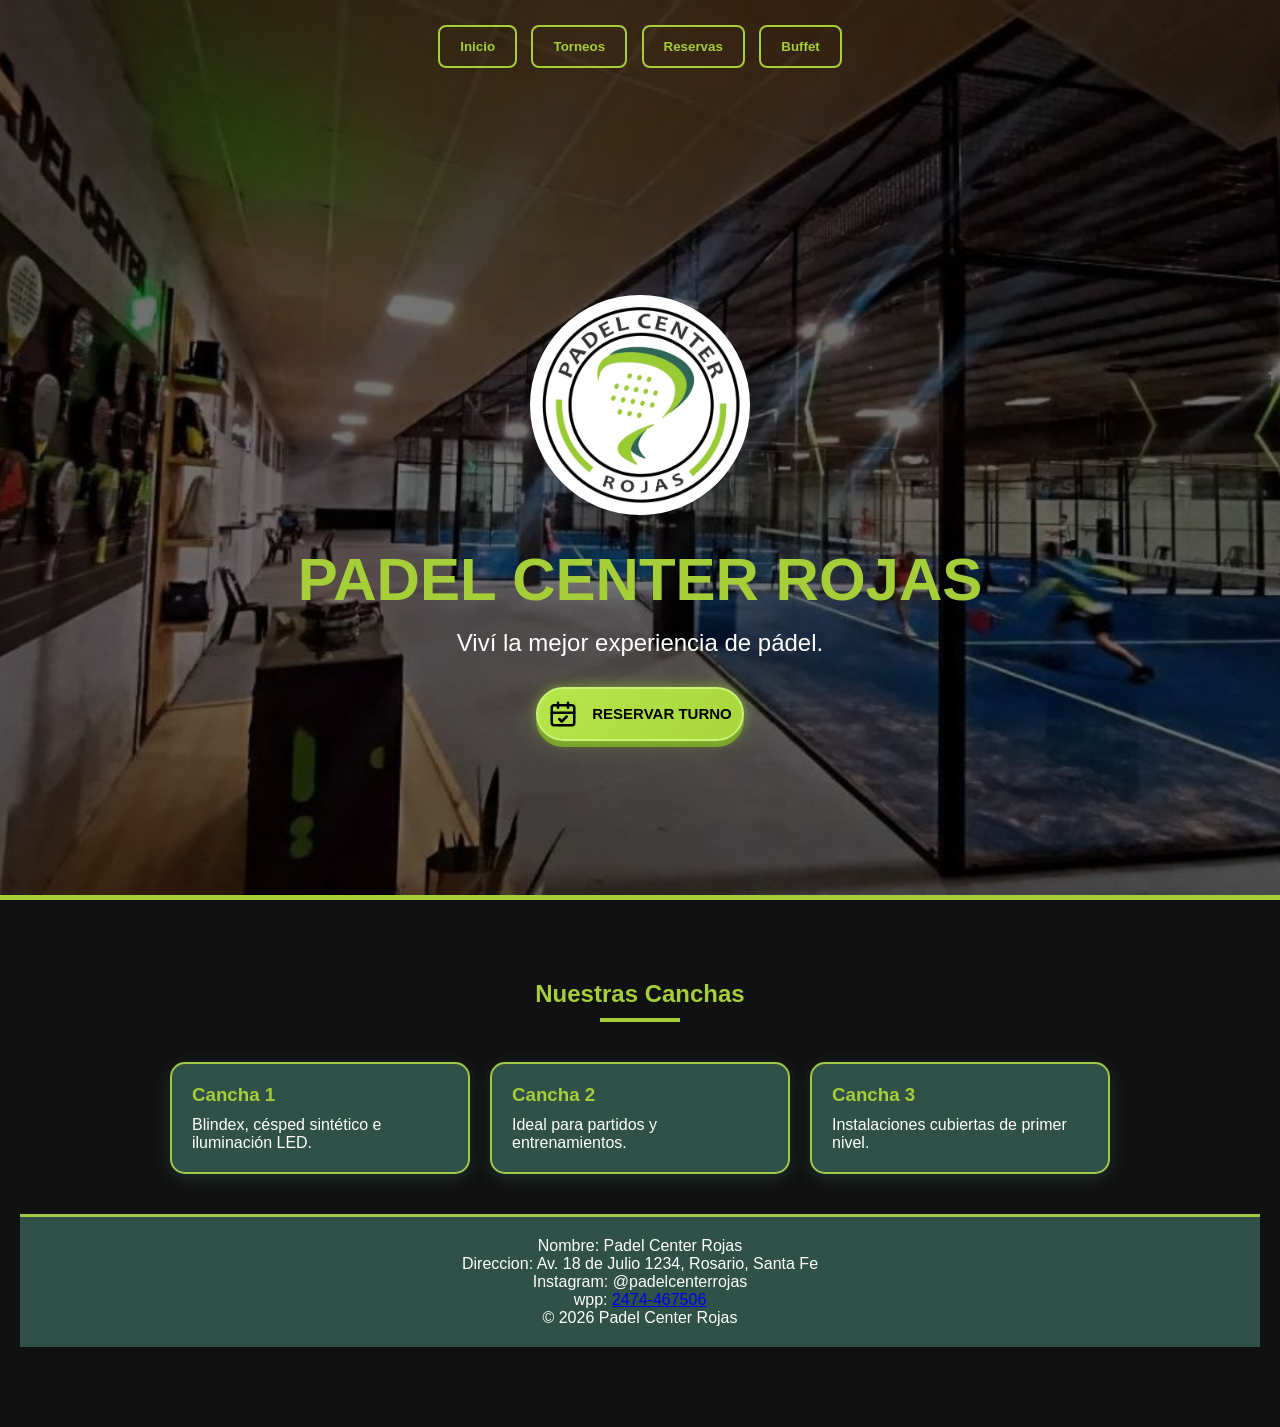
<file: index.html>
<!DOCTYPE html>
<html lang="es">
<head>
    <meta charset="UTF-8">
    <meta name="viewport" content="width=device-width, initial-scale=1.0">
    <title>Padel Center Rojas</title>

    <link rel="stylesheet" href="style.css">
    <script src="script.js"></script>
</head>

<body>

<header>
    <nav>
        <a href="index.html"><button>Inicio</button></a>
        <a href="torneos.html"><button>Torneos</button></a>
        <a href="reservas.html"><button>Reservas</button></a>
        <a href="buffet.html"><button>Buffet</button></a>
    </nav>
</header>

<section class="hero">

    <img src="img/logo.png" alt="Padel Center Rojas" class="logo-central">

    <h1>PADEL CENTER ROJAS</h1>

    <p>Viví la mejor experiencia de pádel.</p>

   
<a href="reservas.html" class="btn-reservar-turno">
    <svg
        xmlns="http://www.w3.org/2000/svg"
        viewBox="0 0 24 24"
        fill="none"
        stroke="currentColor"
        stroke-width="2"
        stroke-linecap="round"
        stroke-linejoin="round"
        aria-hidden="true">

        <rect x="3" y="5" width="18" height="16" rx="2"></rect>
        <path d="M16 3v4M8 3v4M3 11h18"></path>
        <path d="m9 16 2 2 4-4"></path>
    </svg>

    <span>RESERVAR TURNO</span>
</a>


</section>

<section id="canchas">

    <h2>Nuestras Canchas</h2>

    <div class="cards">

        <div class="card">
            <h3>Cancha 1</h3>
            <p>Blindex, césped sintético e iluminación LED.</p>
        </div>

        <div class="card">
            <h3>Cancha 2</h3>
            <p>Ideal para partidos y entrenamientos.</p>
        </div>

        <div class="card">
            <h3>Cancha 3</h3>
            <p>Instalaciones cubiertas de primer nivel.</p>
        </div>

    </div>

<footer>
    <p>Nombre: Padel Center Rojas</p>
    <p>Direccion: Av. 18 de Julio 1234, Rosario, Santa Fe</p>
    <p>Instagram: @padelcenterrojas</p>
    <p> wpp: <a href="https://wa.me/542474467506" target="_blank">2474-467506</a></p>
    <p>© 2026 Padel Center Rojas</p>
</footer>

</body>
</html>
</file>
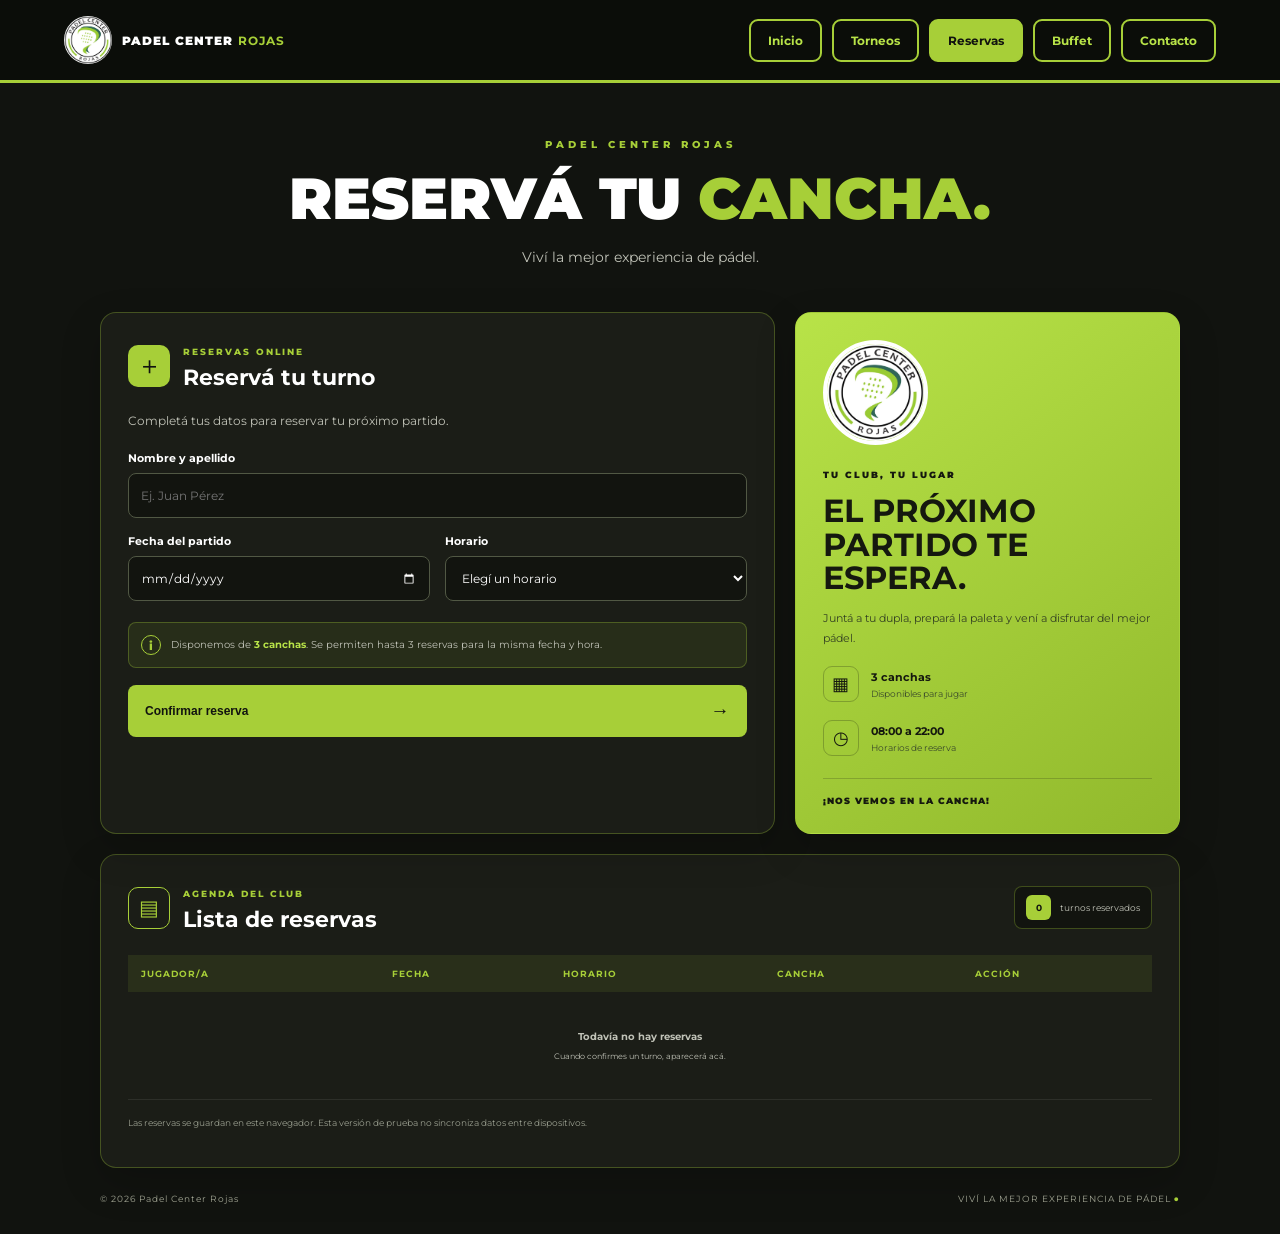
<file: reservas.html>
<!DOCTYPE html>
<html lang="es">
<head>
    <meta charset="UTF-8">
    <meta name="viewport" content="width=device-width, initial-scale=1.0">
    <title>Reservas | Padel Center Rojas</title>
    <link rel="stylesheet" href="reservas.css">
    <script src="reservas.js" defer></script>
</head>
<body>

    <header class="encabezado">
        <a href="index.html" class="marca">
            <img src="logo-padel.png" alt="Logo Padel Center Rojas">
            <span>PADEL CENTER <strong>ROJAS</strong></span>
        </a>

        <nav>
            <a href="index.html">Inicio</a>
            <a href="torneos.html">Torneos</a>
            <a href="reservas.html" class="activo">Reservas</a>
            <a href="buffet.html">Buffet</a>
            <a href="contacto.html">Contacto</a>
        </nav>
    </header>

    <main class="contenedor">

        <section class="presentacion">
            <p class="etiqueta">PADEL CENTER ROJAS</p>
            <h1>Reservá tu <span>cancha.</span></h1>
            <p>Viví la mejor experiencia de pádel.</p>
        </section>

        <section class="contenido">

            <article class="tarjeta formulario-tarjeta">
                <div class="titulo-seccion">
                    <span class="simbolo">＋</span>
                    <div>
                        <small>RESERVAS ONLINE</small>
                        <h2>Reservá tu turno</h2>
                    </div>
                </div>

                <p class="descripcion">
                    Completá tus datos para reservar tu próximo partido.
                </p>

                <form id="reservaForm">
                    <div class="campo">
                        <label for="nombre">Nombre y apellido</label>
                        <input
                            type="text"
                            id="nombre"
                            placeholder="Ej. Juan Pérez"
                            maxlength="70"
                            required
                        >
                        <small class="error" id="nombreError"></small>
                    </div>

                    <div class="fila">
                        <div class="campo">
                            <label for="fecha">Fecha del partido</label>
                            <input type="date" id="fecha" required>
                            <small class="error" id="fechaError"></small>
                        </div>

                        <div class="campo">
                            <label for="hora">Horario</label>
                            <select id="hora" required>
                                <option value="">Elegí un horario</option>
                                <option>08:00</option>
                                <option>09:00</option>
                                <option>10:00</option>
                                <option>11:00</option>
                                <option>12:00</option>
                                <option>13:00</option>
                                <option>14:00</option>
                                <option>15:00</option>
                                <option>16:00</option>
                                <option>17:00</option>
                                <option>18:00</option>
                                <option>19:00</option>
                                <option>20:00</option>
                                <option>21:00</option>
                                <option>22:00</option>
                            </select>
                            <small class="error" id="horaError"></small>
                        </div>
                    </div>

                    <div class="aviso">
                        <span class="info">i</span>
                        <p>
                            Disponemos de <strong>3 canchas</strong>.
                            Se permiten hasta 3 reservas para la misma fecha y hora.
                        </p>
                    </div>

                    <button type="submit" class="boton-reservar">
                        Confirmar reserva <span>→</span>
                    </button>

                    <p id="mensaje" aria-live="polite"></p>
                </form>
            </article>

            <aside class="tarjeta tarjeta-club">
                <img
                    src="logo-padel.png"
                    alt="Padel Center Rojas"
                    class="logo-grande"
                >

                <small class="subtitulo-club">TU CLUB, TU LUGAR</small>
                <h2>El próximo partido te espera.</h2>

                <p>
                    Juntá a tu dupla, prepará la paleta y vení a disfrutar
                    del mejor pádel.
                </p>

                <div class="dato-club">
                    <span>▦</span>
                    <div>
                        <strong>3 canchas</strong>
                        <small>Disponibles para jugar</small>
                    </div>
                </div>

                <div class="dato-club">
                    <span>◷</span>
                    <div>
                        <strong>08:00 a 22:00</strong>
                        <small>Horarios de reserva</small>
                    </div>
                </div>

                <div class="frase-club">¡NOS VEMOS EN LA CANCHA!</div>
            </aside>
        </section>

        <section class="tarjeta lista-tarjeta">
            <div class="titulo-lista">
                <div class="titulo-seccion">
                    <span class="simbolo simbolo-lista">▤</span>
                    <div>
                        <small>AGENDA DEL CLUB</small>
                        <h2>Lista de reservas</h2>
                    </div>
                </div>

                <div class="contador">
                    <strong id="cantidadReservas">0</strong>
                    <span>turnos reservados</span>
                </div>
            </div>

            <div class="tabla-contenedor">
                <table>
                    <thead>
                        <tr>
                            <th>Jugador/a</th>
                            <th>Fecha</th>
                            <th>Horario</th>
                            <th>Cancha</th>
                            <th>Acción</th>
                        </tr>
                    </thead>
                    <tbody id="listaReservas">
                    </tbody>
                </table>
            </div>

            <p class="nota-final">
                Las reservas se guardan en este navegador.
                Esta versión de prueba no sincroniza datos entre dispositivos.
            </p>
        </section>

        <footer>
            <span>© <span id="anio"></span> Padel Center Rojas</span>
            <span>VIVÍ LA MEJOR EXPERIENCIA DE PÁDEL <b>●</b></span>
        </footer>

    </main>
</body>
</html>
</file>
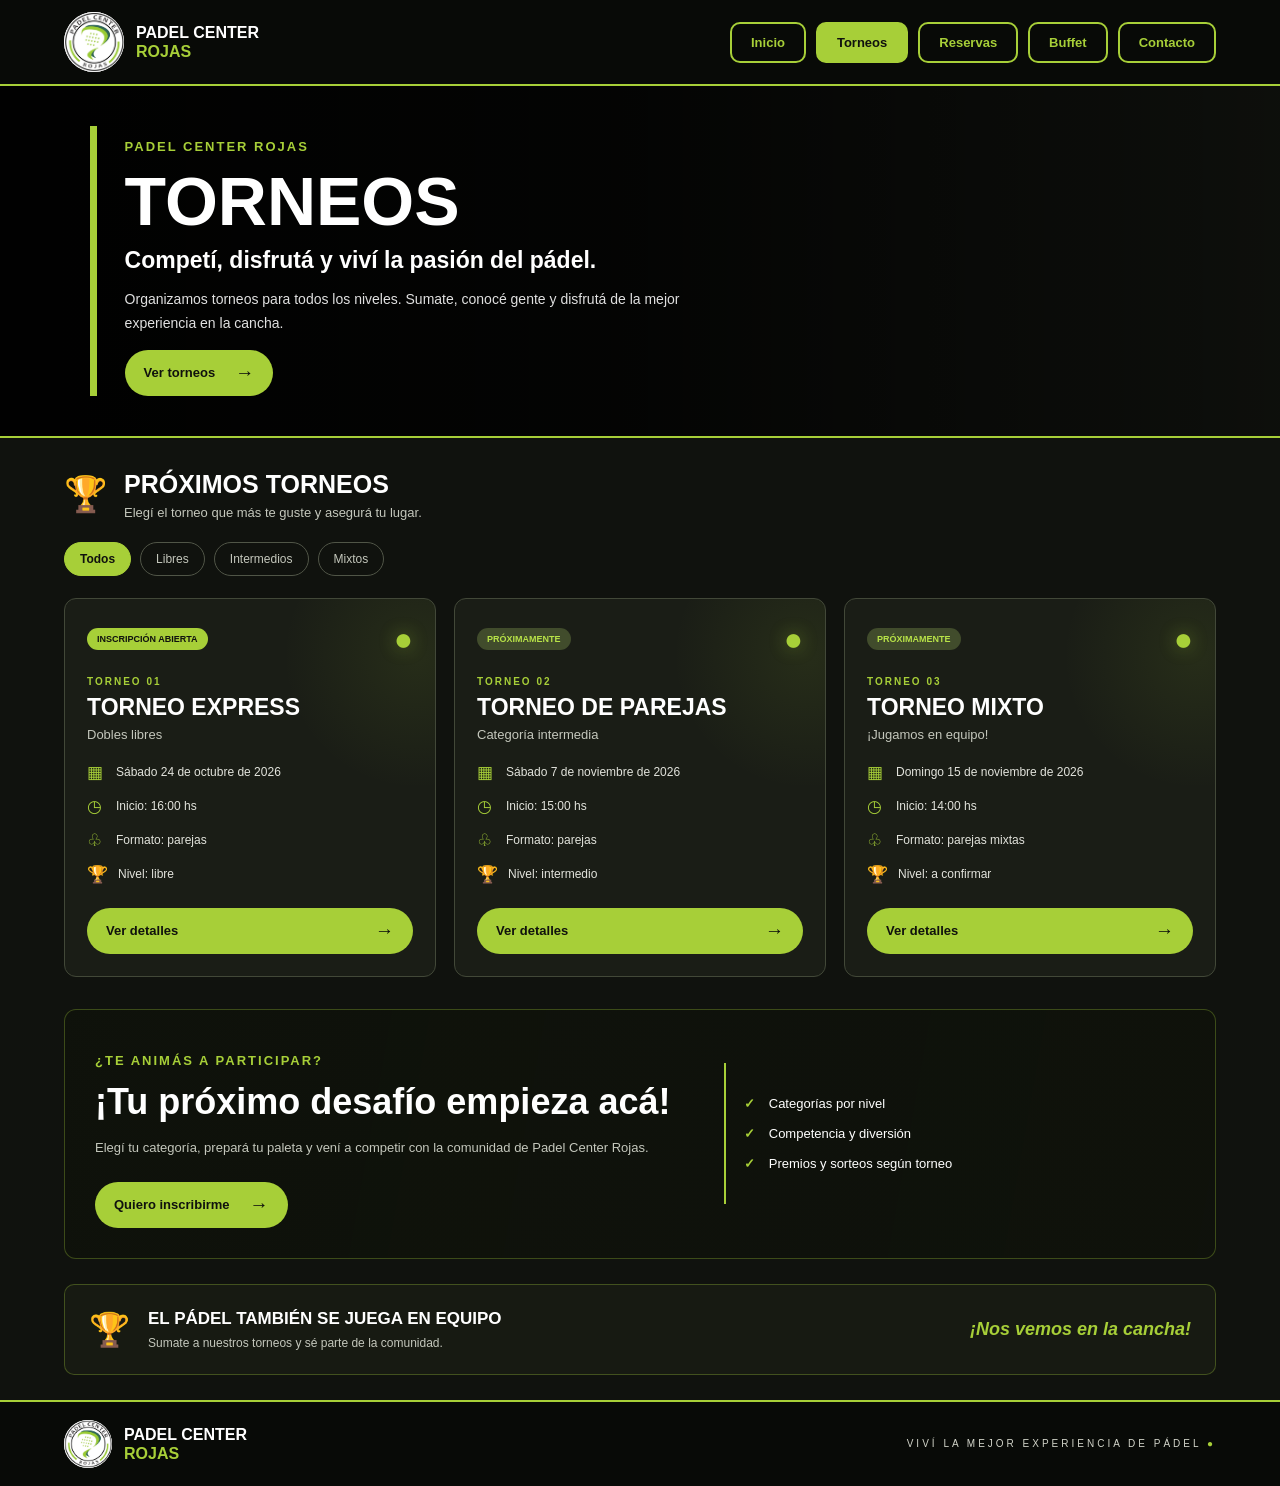
<file: torneos.html>
<!DOCTYPE html>
<html lang="es">
<head>
    <meta charset="UTF-8">
    <meta name="viewport" content="width=device-width, initial-scale=1.0">
    <title>Torneos | Padel Center Rojas</title>
    <link rel="stylesheet" href="torneos.css">
    <script src="torneos.js" defer></script>
</head>
<body>

<header class="encabezado">
    <a href="index.html" class="marca">
        <img src="logo-padel.png" alt="Logo Padel Center Rojas">
        <span>PADEL CENTER <strong>ROJAS</strong></span>
    </a>

    <nav>
        <a href="index.html">Inicio</a>
        <a href="torneo.html" class="activo">Torneos</a>
        <a href="reservas.html">Reservas</a>
        <a href="buffet.html">Buffet</a>
        <a href="contacto.html">Contacto</a>
    </nav>
</header>

<main>
    <section class="hero">
        <div class="hero-contenido">
            <p class="etiqueta">PADEL CENTER ROJAS</p>
            <h1>TORNEOS</h1>
            <h2>Competí, disfrutá y viví la pasión del pádel.</h2>
            <p>
                Organizamos torneos para todos los niveles.
                Sumate, conocé gente y disfrutá de la mejor experiencia
                en la cancha.
            </p>
            <a href="#proximos" class="boton boton-verde">
                Ver torneos <span>→</span>
            </a>
        </div>
    </section>

    <section class="seccion-torneos" id="proximos">
        <div class="titulo-seccion">
            <span class="icono-trofeo">🏆</span>
            <div>
                <h2>PRÓXIMOS TORNEOS</h2>
                <p>Elegí el torneo que más te guste y asegurá tu lugar.</p>
            </div>
        </div>

        <div class="filtros">
            <button class="filtro activo" data-filtro="todos">Todos</button>
            <button class="filtro" data-filtro="libre">Libres</button>
            <button class="filtro" data-filtro="intermedio">Intermedios</button>
            <button class="filtro" data-filtro="mixto">Mixtos</button>
        </div>

        <div class="torneos-grid" id="torneosGrid">

            <article class="torneo-card" data-categoria="libre">
                <div class="card-superior">
                    <span class="estado">INSCRIPCIÓN ABIERTA</span>
                    <span class="pelota">●</span>
                </div>
                <p class="numero">TORNEO 01</p>
                <h3>Torneo Express</h3>
                <p class="modalidad">Dobles libres</p>

                <div class="datos-torneo">
                    <p><span>▦</span> Sábado 24 de octubre de 2026</p>
                    <p><span>◷</span> Inicio: 16:00 hs</p>
                    <p><span>♧</span> Formato: parejas</p>
                    <p><span>🏆</span> Nivel: libre</p>
                </div>

                <button class="boton boton-verde boton-detalles"
                    data-torneo="express">
                    Ver detalles <span>→</span>
                </button>
            </article>

            <article class="torneo-card" data-categoria="intermedio">
                <div class="card-superior">
                    <span class="estado estado-proximo">PRÓXIMAMENTE</span>
                    <span class="pelota">●</span>
                </div>
                <p class="numero">TORNEO 02</p>
                <h3>Torneo de Parejas</h3>
                <p class="modalidad">Categoría intermedia</p>

                <div class="datos-torneo">
                    <p><span>▦</span> Sábado 7 de noviembre de 2026</p>
                    <p><span>◷</span> Inicio: 15:00 hs</p>
                    <p><span>♧</span> Formato: parejas</p>
                    <p><span>🏆</span> Nivel: intermedio</p>
                </div>

                <button class="boton boton-verde boton-detalles"
                    data-torneo="parejas">
                    Ver detalles <span>→</span>
                </button>
            </article>

            <article class="torneo-card" data-categoria="mixto">
                <div class="card-superior">
                    <span class="estado estado-proximo">PRÓXIMAMENTE</span>
                    <span class="pelota">●</span>
                </div>
                <p class="numero">TORNEO 03</p>
                <h3>Torneo Mixto</h3>
                <p class="modalidad">¡Jugamos en equipo!</p>

                <div class="datos-torneo">
                    <p><span>▦</span> Domingo 15 de noviembre de 2026</p>
                    <p><span>◷</span> Inicio: 14:00 hs</p>
                    <p><span>♧</span> Formato: parejas mixtas</p>
                    <p><span>🏆</span> Nivel: a confirmar</p>
                </div>

                <button class="boton boton-verde boton-detalles"
                    data-torneo="mixto">
                    Ver detalles <span>→</span>
                </button>
            </article>

        </div>
    </section>

    <section class="inscripcion">
        <div class="inscripcion-texto">
            <p class="etiqueta">¿TE ANIMÁS A PARTICIPAR?</p>
            <h2>¡Tu próximo desafío empieza acá!</h2>
            <p>
                Elegí tu categoría, prepará tu paleta y vení a competir
                con la comunidad de Padel Center Rojas.
            </p>
            <button class="boton boton-oscuro" id="abrirInscripcion">
                Quiero inscribirme <span>→</span>
            </button>
        </div>

        <div class="beneficios">
            <p><span>✓</span> Categorías por nivel</p>
            <p><span>✓</span> Competencia y diversión</p>
            <p><span>✓</span> Premios y sorteos según torneo</p>
        </div>
    </section>

    <section class="franja-final">
        <span class="trofeo-final">🏆</span>
        <div>
            <h2>EL PÁDEL TAMBIÉN SE JUEGA EN EQUIPO</h2>
            <p>Sumate a nuestros torneos y sé parte de la comunidad.</p>
        </div>
        <strong>¡Nos vemos en la cancha!</strong>
    </section>
</main>

<footer>
    <a href="index.html" class="marca marca-footer">
        <img src="logo-padel.png" alt="Logo del club">
        <span>PADEL CENTER <strong>ROJAS</strong></span>
    </a>
    <p>VIVÍ LA MEJOR EXPERIENCIA DE PÁDEL <b>●</b></p>
</footer>

<!-- Ventana de inscripción -->
<div class="modal" id="modalInscripcion" aria-hidden="true">
    <div class="modal-contenido">
        <button class="cerrar-modal" id="cerrarModal"
            aria-label="Cerrar">×</button>

        <p class="etiqueta">PADEL CENTER ROJAS</p>
        <h2 id="tituloModal">Inscripción al torneo</h2>
        <p id="descripcionModal">
            Completá tus datos para manifestar tu interés.
        </p>

        <form id="formInscripcion">
            <label for="nombreJugador">Nombre y apellido</label>
            <input id="nombreJugador" type="text" maxlength="70"
                placeholder="Tu nombre completo" required>

            <label for="contactoJugador">Teléfono de contacto</label>
            <input id="contactoJugador" type="tel" maxlength="30"
                placeholder="Tu número de teléfono" required>

            <label for="nombrePareja">Nombre de tu pareja</label>
            <input id="nombrePareja" type="text" maxlength="70"
                placeholder="Nombre de tu compañero/a">

            <label for="torneoElegido">Torneo</label>
            <select id="torneoElegido" required>
                <option value="">Seleccioná un torneo</option>
                <option value="express">Torneo Express</option>
                <option value="parejas">Torneo de Parejas</option>
                <option value="mixto">Torneo Mixto</option>
            </select>

            <button class="boton boton-verde" type="submit">
                Enviar inscripción <span>→</span>
            </button>
            <p id="mensajeInscripcion" aria-live="polite"></p>
        </form>
    </div>
</div>

</body>
</html>
</file>
<file: style.css>
*{
    margin:0;
    padding:0;
    box-sizing:border-box;
}

body{
    font-family:Arial, sans-serif;
    background:#111;
    color:white;
}

/* HEADER */

header{
    position:absolute;
    top:0;
    width:100%;
    padding:20px;
    z-index:1000;
    text-align:center;
}

nav button{
    margin:5px;
    padding:12px 20px;
    background:transparent;
    color:#A6CE39;
    border:2px solid #A6CE39;
    border-radius:8px;
    cursor:pointer;
    font-weight:bold;
    transition:0.3s;
}

nav button:hover{
    background:#A6CE39;
    color:black;
    transform:scale(1.05);
}

/* PORTADA */

.hero{
    height:100vh;

    background:
    linear-gradient(
        rgba(0,0,0,0.55),
        rgba(0,0,0,0.55)
    ),
    url("img/cancha.png");

    background-size:cover;
    background-position:center;

    display:flex;
    flex-direction:column;
    justify-content:center;
    align-items:center;
    text-align:center;
    border-bottom:5px solid #A6CE39;

    padding-top:80px;
}

.logo-central{
    width:220px;
    background:white;
    border-radius:50%;
    padding:8px;
    margin-top:60px;
    margin-bottom:30px;
}
.hero h1{
    color:#A6CE39;
    font-size:60px;
    margin-bottom:15px;
}

.hero p{
    font-size:24px;
    margin-bottom:30px;
}

.btn{
    background:#35695A;
    color:white;
    text-decoration:none;
    padding:15px 30px;
    border-radius:10px;
    font-weight:bold;
}

.btn:hover{
    background:#A2C947;
    color:black;
}

/* SECCIÓN CANCHAS */

#canchas{
    padding:80px 20px;
}

#canchas h2{
    text-align:center;
    color:#A6CE39;
    margin-bottom:40px;
    position:relative;
}

#canchas h2::after{
    content:"";
    display:block;
    width:80px;
    height:4px;
    background:#A6CE39;
    margin:10px auto 0;
}

.cards{
    display:flex;
    justify-content:center;
    gap:20px;
    flex-wrap:wrap;
}

.card{
    width:300px;
    background:#2F5147;
    padding:20px;
    border-radius:15px;
    border:2px solid #A2C947;
    box-shadow: 0 4px 15px rgba(47,81,71,0.5);
}

.card:hover{
    transform:translateY(-5px);
    box-shadow:0 0 20px rgba(166,206,57,0.5);
}

.card h3{
    color:#A6CE39;
    margin-bottom:10px;
}

/* CONTACTO */

.seccion{
    padding:40px;
    margin:20px;
    background:#222;
    border-radius:10px;
    text-align:center;
}

/* FOOTER */

footer{
    background:#2F5147;
    text-align:center;
    padding:20px;
    margin-top:40px;
    border-top:3px solid #A2C947;
}

/* BOTÓN RESERVAR TURNO - PADEL CENTER ROJAS */

.btn-reservar-turno {
    display: inline-flex;
    align-items: center;
    justify-content: center;
    gap: 14px;

    padding: 10px 10px;
    min-width: 30px;
    min-height: 20px;

    background: linear-gradient(135deg, #B5E64A, #A8D63B);
    color: #000000;

    font-size: 15px;
    font-weight: 900;
    text-decoration: none;
    text-align: center;

    border: 2px solid #C8F477;
    border-radius: 999px;

    box-shadow:
        0 0 12px rgba(168, 214, 59, 0.45),
        0 0 28px rgba(168, 214, 59, 0.25),
        0 6px 0 #719B27;

    cursor: pointer;
    position: relative;
    overflow: hidden;

    transition:
        transform 0.25s ease,
        box-shadow 0.25s ease,
        filter 0.25s ease;

    animation: entradaReserva 0.7s ease-out,
               brilloReserva 2.8s ease-in-out 1s infinite;
}

/* Ícono de calendario */
.btn-reservar-turno svg {
    width: 30px;
    height: 30px;
    flex-shrink: 0;
}

/* Efecto al pasar el cursor */
.btn-reservar-turno:hover {
    transform: translateY(-4px) scale(1.04);
    filter: brightness(1.08);

    box-shadow:
        0 0 18px rgba(168, 214, 59, 0.65),
        0 0 38px rgba(168, 214, 59, 0.4),
        0 9px 0 #719B27;
}

/* Efecto al presionar */
.btn-reservar-turno:active {
    transform: translateY(3px) scale(0.98);
    box-shadow: 0 2px 0 #719B27;
}

/* Accesibilidad con teclado */
.btn-reservar-turno:focus-visible {
    outline: 3px solid white;
    outline-offset: 5px;
}

/* Entrada del botón */
@keyframes entradaReserva {
    from {
        opacity: 0;
        transform: translateY(18px);
    }
    to {
        opacity: 1;
        transform: translateY(0);
    }
}

/* Resplandor suave */
@keyframes brilloReserva {
    0%, 100% {
        box-shadow:
            0 0 12px rgba(168, 214, 59, 0.45),
            0 0 28px rgba(168, 214, 59, 0.25),
            0 6px 0 #719B27;
    }

    50% {
        box-shadow:
            0 0 20px rgba(168, 214, 59, 0.7),
            0 0 40px rgba(168, 214, 59, 0.4),
            0 6px 0 #719B27;
    }
}

/* Adaptación a celulares */
@media (max-width: 480px) {
    .btn-reservar-turno {
        min-width: 0;
        width: 85%;
        max-width: 340px;
        min-height: 76px;
        padding: 20px 18px;
        gap: 10px;
        font-size: 21px;
        border-radius: 16px;
    }

    .btn-reservar-turno svg {
        width: 27px;
        height: 27px;
    }
}

/* Respetar usuarios que prefieren menos animaciones */
@media (prefers-reduced-motion: reduce) {
    .btn-reservar-turno {
        animation: none;
        transition: none;
    }
}
</file>
<file: reservas.css>
@import url('https://fonts.googleapis.com/css2?family=Montserrat:wght@400;500;600;700;800;900&display=swap');

:root {
    --verde: #A7CF38;
    --verde-claro: #B8E348;
    --negro: #11130F;
    --panel: #1B1D17;
    --blanco: #FFFFFF;
    --gris: #C0C2B7;
    --borde: rgba(167, 207, 56, 0.30);
}

* {
    box-sizing: border-box;
}

body {
    margin: 0;
    background: var(--negro);
    color: var(--blanco);
    font-family: 'Montserrat', Arial, sans-serif;
}

a {
    color: inherit;
    text-decoration: none;
}

.encabezado {
    padding: 16px 5%;
    display: flex;
    align-items: center;
    justify-content: space-between;
    gap: 20px;
    flex-wrap: wrap;
    background: #0B0D09;
    border-bottom: 3px solid var(--verde);
}

.marca {
    display: flex;
    align-items: center;
    gap: 10px;
    font-size: 12px;
    font-weight: 900;
    letter-spacing: 1px;
}

.marca img {
    width: 48px;
    height: 48px;
    object-fit: cover;
    background: white;
    border-radius: 50%;
}

.marca strong {
    color: var(--verde);
}

nav {
    display: flex;
    justify-content: center;
    gap: 10px;
    flex-wrap: wrap;
}

nav a {
    padding: 12px 17px;
    border: 2px solid var(--verde);
    border-radius: 9px;
    color: var(--verde-claro);
    font-size: 12px;
    font-weight: 700;
    transition: 0.2s;
}

nav a:hover,
nav a.activo {
    background: var(--verde);
    color: var(--negro);
}

.contenedor {
    width: min(1080px, 92%);
    margin: auto;
}

.presentacion {
    text-align: center;
    padding: 45px 10px 32px;
}

.etiqueta {
    color: var(--verde);
    font-weight: 800;
    letter-spacing: 4px;
    font-size: 10px;
}

.presentacion h1 {
    font-size: clamp(36px, 5vw, 58px);
    font-weight: 900;
    margin: 12px 0;
    text-transform: uppercase;
}

.presentacion h1 span {
    color: var(--verde);
}

.presentacion > p:last-child {
    color: var(--gris);
    font-size: 14px;
}

.contenido {
    display: grid;
    grid-template-columns: 1.4fr 0.8fr;
    gap: 20px;
}

.tarjeta {
    background: var(--panel);
    border: 1px solid var(--borde);
    border-radius: 16px;
    padding: 27px;
    box-shadow: 0 15px 40px rgba(0, 0, 0, 0.18);
}

.titulo-seccion {
    display: flex;
    align-items: center;
    gap: 13px;
}

.simbolo {
    width: 42px;
    height: 42px;
    display: grid;
    place-items: center;
    border-radius: 10px;
    background: var(--verde);
    color: var(--negro);
    font-size: 25px;
}

.titulo-seccion small {
    color: var(--verde);
    font-size: 9px;
    font-weight: 800;
    letter-spacing: 2px;
}

h2 {
    font-size: 22px;
    margin: 5px 0 0;
}

.descripcion {
    color: var(--gris);
    font-size: 12px;
    line-height: 1.7;
    margin: 20px 0;
}

.campo {
    margin-bottom: 16px;
    min-width: 0;
}

.campo label {
    display: block;
    font-size: 11px;
    font-weight: 700;
    margin-bottom: 8px;
}

input,
select {
    width: 100%;
    min-width: 0;
    height: 45px;
    padding: 0 12px;
    background: #12140F;
    color: var(--blanco);
    border: 1px solid #515844;
    border-radius: 8px;
    font-family: inherit;
    font-size: 12px;
    outline: none;
}

input:focus,
select:focus {
    border-color: var(--verde);
    box-shadow: 0 0 0 3px rgba(167, 207, 56, 0.12);
}

input[type="date"] {
    color-scheme: dark;
}

select option {
    background: #12140F;
}

.fila {
    display: grid;
    grid-template-columns: 1fr 1fr;
    gap: 15px;
}

.error {
    display: block;
    color: #FFAAAA;
    font-size: 10px;
    margin-top: 5px;
}

.aviso {
    display: flex;
    align-items: center;
    gap: 10px;
    padding: 12px;
    background: rgba(167, 207, 56, 0.09);
    border: 1px solid var(--borde);
    border-radius: 8px;
    margin-bottom: 17px;
}

.aviso p {
    margin: 0;
    color: var(--gris);
    font-size: 10px;
    line-height: 1.6;
}

.aviso strong {
    color: var(--verde-claro);
}

.info {
    display: grid;
    place-items: center;
    flex-shrink: 0;
    width: 20px;
    height: 20px;
    border: 1px solid var(--verde);
    color: var(--verde);
    border-radius: 50%;
    font-size: 12px;
    font-weight: 800;
}

.boton-reservar {
    display: flex;
    justify-content: space-between;
    align-items: center;
    width: 100%;
    padding: 15px 17px;
    border: 1px  var(--verde);
    border-radius: 8px;
    background: var(--verde);
    color: var(--negro);
    font-size: 12px;
    font-weight: 800;
    cursor: pointer;
    transition: 0.2s;
}

.boton-reservar:hover {
    background: var(--verde-claro);
    transform: translateY(-1px);
}

.boton-reservar span {
    font-size: 19px;
}

#mensaje {
    font-size: 11px;
    line-height: 1.6;
}

#mensaje.exito {
    color: var(--verde-claro);
}

#mensaje.error-mensaje {
    color: #FFAAAA;
}

.tarjeta-club {
    background: linear-gradient(145deg, #B8E348, #91B92C);
    color: #15180F;
    overflow: hidden;
}

.logo-grande {
    width: 105px;
    height: 105px;
    object-fit: cover;
    border: 4px solid white;
    background: white;
    border-radius: 50%;
    margin-bottom: 20px;
}

.subtitulo-club {
    display: block;
    font-size: 9px;
    font-weight: 900;
    letter-spacing: 2px;
}

.tarjeta-club h2 {
    font-size: 32px;
    line-height: 1.05;
    text-transform: uppercase;
    margin: 14px 0;
}

.tarjeta-club > p:not(.subtitulo-club) {
    color: #354322;
    font-size: 11px;
    line-height: 1.8;
}

.dato-club {
    display: flex;
    align-items: center;
    gap: 12px;
    margin: 18px 0;
}

.dato-club > span {
    display: grid;
    place-items: center;
    width: 36px;
    height: 36px;
    border: 1px solid rgba(21, 24, 15, 0.25);
    border-radius: 9px;
    font-size: 18px;
}

.dato-club strong,
.dato-club small {
    display: block;
}

.dato-club strong {
    font-size: 11px;
    margin-bottom: 4px;
}

.dato-club small {
    color: #3C4C2B;
    font-size: 9px;
}

.frase-club {
    border-top: 1px solid rgba(21, 24, 15, 0.2);
    padding-top: 16px;
    margin-top: 22px;
    font-size: 9px;
    font-weight: 900;
    letter-spacing: 1px;
}

.lista-tarjeta {
    margin-top: 20px;
}

.titulo-lista {
    display: flex;
    align-items: center;
    justify-content: space-between;
    gap: 15px;
    margin-bottom: 22px;
}

.simbolo-lista {
    background: transparent;
    border: 1px solid var(--verde);
    color: var(--verde);
    font-size: 21px;
}

.contador {
    display: flex;
    align-items: center;
    gap: 9px;
    padding: 8px 11px;
    background: #12140F;
    border: 1px solid var(--borde);
    border-radius: 8px;
    color: var(--gris);
    font-size: 9px;
}

.contador strong {
    display: grid;
    place-items: center;
    min-width: 25px;
    height: 25px;
    padding: 0 5px;
    border-radius: 6px;
    background: var(--verde);
    color: var(--negro);
}

.tabla-contenedor {
    overflow-x: auto;
}

table {
    width: 100%;
    min-width: 560px;
    border-collapse: collapse;
    text-align: left;
}

thead {
    background: rgba(167, 207, 56, 0.1);
}

th {
    padding: 13px;
    color: var(--verde);
    font-size: 9px;
    text-transform: uppercase;
    letter-spacing: 1px;
}

td {
    padding: 13px;
    border-bottom: 1px solid rgba(255, 255, 255, 0.08);
    color: #E2E4D9;
    font-size: 10px;
}

.avatar {
    display: inline-grid;
    place-items: center;
    width: 28px;
    height: 28px;
    margin-right: 8px;
    border-radius: 50%;
    background: var(--verde);
    color: var(--negro);
    font-weight: 900;
}

.cancha-etiqueta {
    display: inline-block;
    padding: 5px 8px;
    border-radius: 5px;
    background: rgba(167, 207, 56, 0.12);
    color: var(--verde-claro);
    font-weight: 700;
}

.cancelar {
    padding: 7px 9px;
    background: transparent;
    color: #FFAAAA;
    border: 1px solid rgba(255, 150, 150, 0.4);
    border-radius: 6px;
    cursor: pointer;
}

.cancelar:hover {
    background: rgba(255, 140, 140, 0.1);
}

.vacio {
    text-align: center;
    padding: 30px;
    color: var(--gris);
}

.vacio strong,
.vacio small {
    display: block;
    margin: 8px 0;
}

.nota-final {
    color: #999E8F;
    font-size: 9px;
    line-height: 1.7;
    margin-top: 15px;
}

footer {
    display: flex;
    justify-content: space-between;
    gap: 15px;
    padding: 25px 0 30px;
    color: #A1A493;
    font-size: 9px;
    letter-spacing: 1px;
}

footer b {
    color: var(--verde);
}

@media (max-width: 800px) {
    .encabezado {
        justify-content: center;
    }

    nav {
        width: 100%;
    }

    .contenido {
        grid-template-columns: 1fr;
    }

    .tarjeta-club {
        padding: 24px;
    }
}

@media (max-width: 520px) {
    nav {
        gap: 6px;
    }

    nav a {
        padding: 9px 10px;
        font-size: 10px;
    }

    .fila {
        grid-template-columns: 1fr;
        gap: 0;
    }

    .tarjeta {
        padding: 19px 15px;
    }

    .titulo-lista {
        align-items: flex-start;
    }

    .contador {
        flex-direction: column;
        text-align: center;
    }

    footer {
        flex-direction: column;
    }
}
</file>
<file: torneos.css>
:root {
    --verde: #A7CF38;
    --verde-claro: #B8E348;
    --negro: #10120E;
    --panel: #1A1D16;
    --blanco: #FFFFFF;
    --gris: #C4C7BC;
    --borde: rgba(167, 207, 56, .30);
}

* {
    box-sizing: border-box;
}

html {
    scroll-behavior: smooth;
}

body {
    margin: 0;
    background: var(--negro);
    color: var(--blanco);
    font-family: Arial, Helvetica, sans-serif;
}

a {
    color: inherit;
    text-decoration: none;
}

button,
input,
select {
    font: inherit;
}

.encabezado {
    min-height: 86px;
    padding: 12px 5%;
    display: flex;
    justify-content: space-between;
    align-items: center;
    gap: 20px;
    flex-wrap: wrap;
    background: #080A07;
    border-bottom: 2px solid var(--verde);
}

.marca {
    display: flex;
    align-items: center;
    gap: 12px;
    font-size: 16px;
    font-weight: 900;
    line-height: 1.2;
}

.marca img {
    width: 60px;
    height: 60px;
    object-fit: contain;
    background: white;
    border-radius: 50%;
}

.marca strong {
    display: block;
    color: var(--verde);
}

nav {
    display: flex;
    gap: 10px;
    flex-wrap: wrap;
}

nav a {
    padding: 11px 19px;
    border: 2px solid var(--verde);
    border-radius: 10px;
    color: var(--verde);
    font-size: 13px;
    font-weight: bold;
    transition: .2s;
}

nav a:hover,
nav a.activo {
    background: var(--verde);
    color: var(--negro);
}

.hero {
    min-height: 290px;
    display: flex;
    align-items: center;
    padding: 40px 7%;
    background:
        linear-gradient(90deg, rgba(0,0,0,.96),
        rgba(0,0,0,.78) 48%, rgba(0,0,0,.18)),
        url("https://images.unsplash.com/photo-1622279457486-62dcc4a431d6?auto=format&fit=crop&w=1800&q=85")
        center 55% / cover;
    border-bottom: 2px solid var(--verde);
}

.hero-contenido {
    max-width: 650px;
    border-left: 7px solid var(--verde);
    padding-left: 28px;
}

.etiqueta {
    color: var(--verde);
    font-size: 13px;
    font-weight: 900;
    letter-spacing: 2px;
}

.hero h1 {
    margin: 8px 0;
    font-size: clamp(42px, 6vw, 68px);
    line-height: 1;
}

.hero h2 {
    margin: 12px 0;
    font-size: clamp(17px, 2vw, 23px);
}

.hero-contenido > p:not(.etiqueta) {
    color: #E0E0E0;
    line-height: 1.7;
    font-size: 14px;
}

.boton {
    display: inline-flex;
    justify-content: space-between;
    align-items: center;
    gap: 20px;
    padding: 12px 19px;
    border: 0;
    border-radius: 30px;
    font-size: 13px;
    font-weight: 800;
    cursor: pointer;
    transition: .2s;
}

.boton span {
    font-size: 19px;
}

.boton-verde {
    background: var(--verde);
    color: #10120D;
}

.boton-verde:hover {
    background: var(--verde-claro);
    transform: translateY(-2px);
}

.seccion-torneos {
    max-width: 1400px;
    margin: auto;
    padding: 32px 5%;
}

.titulo-seccion {
    display: flex;
    align-items: center;
    gap: 16px;
    margin-bottom: 22px;
}

.icono-trofeo {
    font-size: 35px;
}

.titulo-seccion h2 {
    margin: 0 0 6px;
    font-size: 25px;
}

.titulo-seccion p {
    margin: 0;
    color: var(--gris);
    font-size: 13px;
}

.filtros {
    display: flex;
    flex-wrap: wrap;
    gap: 9px;
    margin-bottom: 22px;
}

.filtro {
    padding: 9px 15px;
    background: transparent;
    color: var(--gris);
    border: 1px solid #505547;
    border-radius: 25px;
    cursor: pointer;
    font-size: 12px;
}

.filtro:hover,
.filtro.activo {
    background: var(--verde);
    color: var(--negro);
    border-color: var(--verde);
    font-weight: bold;
}

.torneos-grid {
    display: grid;
    grid-template-columns: repeat(3, minmax(0, 1fr));
    gap: 18px;
}

.torneo-card {
    position: relative;
    overflow: hidden;
    padding: 22px;
    background:
        radial-gradient(circle at 95% 15%,
        rgba(167,207,56,.09), transparent 28%),
        var(--panel);
    border: 1px solid #424838;
    border-radius: 12px;
    transition: .25s;
}

.torneo-card:hover {
    transform: translateY(-4px);
    border-color: var(--verde);
    box-shadow: 0 12px 30px rgba(0,0,0,.25);
}

.card-superior {
    display: flex;
    align-items: center;
    justify-content: space-between;
    gap: 8px;
}

.estado {
    padding: 6px 10px;
    background: var(--verde);
    color: var(--negro);
    border-radius: 20px;
    font-size: 9px;
    font-weight: 900;
}

.estado-proximo {
    background: #414C2C;
    color: var(--verde-claro);
}

.pelota {
    color: var(--verde);
    font-size: 32px;
    text-shadow: 0 0 18px rgba(167,207,56,.4);
}

.numero {
    color: var(--verde);
    font-size: 10px;
    font-weight: bold;
    letter-spacing: 2px;
    margin: 18px 0 7px;
}

.torneo-card h3 {
    margin: 0;
    font-size: 23px;
    text-transform: uppercase;
}

.modalidad {
    margin: 6px 0 20px;
    color: var(--gris);
    font-size: 13px;
}

.datos-torneo {
    display: grid;
    gap: 13px;
    margin-bottom: 23px;
}

.datos-torneo p {
    display: flex;
    align-items: center;
    gap: 10px;
    margin: 0;
    font-size: 12px;
    color: #E2E3DC;
}

.datos-torneo span {
    color: var(--verde);
    font-size: 17px;
    min-width: 19px;
}

.boton-detalles {
    width: 100%;
}

.inscripcion {
    display: grid;
    grid-template-columns: 1.3fr 1fr;
    gap: 30px;
    align-items: center;
    margin: 0 5% 25px;
    padding: 30px;
    background:
        linear-gradient(100deg, rgba(15,18,11,.98),
        rgba(15,18,11,.86)),
        url("https://images.unsplash.com/photo-1554068865-24cecd4e34b8?auto=format&fit=crop&w=1200&q=80")
        center / cover;
    border: 1px solid var(--borde);
    border-radius: 12px;
}

.inscripcion h2 {
    font-size: clamp(25px, 3vw, 36px);
    margin: 10px 0;
}

.inscripcion-texto > p:not(.etiqueta) {
    color: var(--gris);
    line-height: 1.8;
    font-size: 13px;
}

.boton-oscuro {
    margin-top: 10px;
    background: var(--verde);
    color: var(--negro);
}

.boton-oscuro:hover {
    background: var(--verde-claro);
}

.beneficios {
    padding: 18px;
    border-left: 2px solid var(--verde);
}

.beneficios p {
    font-size: 13px;
    margin: 15px 0;
}

.beneficios span {
    margin-right: 10px;
    color: var(--verde);
    font-weight: 900;
}

.franja-final {
    display: flex;
    align-items: center;
    gap: 18px;
    margin: 0 5% 25px;
    padding: 24px;
    background: #171A12;
    border: 1px solid var(--borde);
    border-radius: 10px;
}

.trofeo-final {
    font-size: 33px;
}

.franja-final h2 {
    font-size: 17px;
    margin: 0 0 7px;
}

.franja-final p {
    color: var(--gris);
    font-size: 12px;
    margin: 0;
}

.franja-final > strong {
    margin-left: auto;
    color: var(--verde);
    font-style: italic;
    font-size: 18px;
}

footer {
    display: flex;
    justify-content: space-between;
    align-items: center;
    gap: 20px;
    flex-wrap: wrap;
    padding: 18px 5%;
    border-top: 2px solid var(--verde);
    background: #080A07;
}

.marca-footer img {
    width: 48px;
    height: 48px;
}

footer > p {
    color: #D2D4C9;
    font-size: 10px;
    letter-spacing: 3px;
}

footer b {
    color: var(--verde);
}

/* Ventana de inscripción */

.modal {
    display: none;
    position: fixed;
    inset: 0;
    z-index: 100;
    padding: 20px;
    overflow-y: auto;
    background: rgba(0,0,0,.82);
    align-items: center;
    justify-content: center;
}

.modal.visible {
    display: flex;
}

.modal-contenido {
    position: relative;
    width: min(470px, 100%);
    padding: 30px;
    background: var(--panel);
    border: 1px solid var(--verde);
    border-radius: 15px;
    box-shadow: 0 20px 70px rgba(0,0,0,.5);
}

.cerrar-modal {
    position: absolute;
    top: 12px;
    right: 15px;
    background: transparent;
    color: var(--verde);
    border: 0;
    font-size: 30px;
    cursor: pointer;
}

.modal-contenido h2 {
    margin: 10px 0;
    font-size: 25px;
}

.modal-contenido > p:not(.etiqueta) {
    color: var(--gris);
    font-size: 12px;
    line-height: 1.6;
}

.modal-contenido label {
    display: block;
    margin: 16px 0 7px;
    font-size: 12px;
    font-weight: bold;
}

.modal-contenido input,
.modal-contenido select {
    width: 100%;
    padding: 12px;
    background: #10120E;
    color: white;
    border: 1px solid #555B4A;
    border-radius: 7px;
}

.modal-contenido input:focus,
.modal-contenido select:focus {
    outline: 1px solid var(--verde);
}

.modal-contenido form > button {
    width: 100%;
    margin-top: 22px;
}

#mensajeInscripcion {
    font-size: 12px;
    line-height: 1.6;
}

#mensajeInscripcion.exito {
    color: var(--verde-claro);
}

#mensajeInscripcion.error {
    color: #FFAAAA;
}

@media (max-width: 950px) {
    .encabezado {
        justify-content: center;
    }

    .torneos-grid {
        grid-template-columns: repeat(2, minmax(0, 1fr));
    }

    .inscripcion {
        grid-template-columns: 1fr;
    }
}

@media (max-width: 600px) {
    nav {
        justify-content: center;
        gap: 7px;
    }

    nav a {
        padding: 9px 11px;
        font-size: 11px;
    }

    .hero {
        padding: 35px 5%;
    }

    .hero-contenido {
        padding-left: 16px;
    }

    .torneos-grid {
        grid-template-columns: 1fr;
    }

    .seccion-torneos {
        padding: 25px 5%;
    }

    .torneo-card {
        padding: 20px;
    }

    .inscripcion {
        margin: 0 4% 20px;
        padding: 20px;
    }

    .franja-final {
        margin: 0 4% 20px;
        flex-wrap: wrap;
    }

    .franja-final > strong {
        margin-left: 0;
        width: 100%;
    }

    footer {
        justify-content: center;
        text-align: center;
    }
}
</file>
